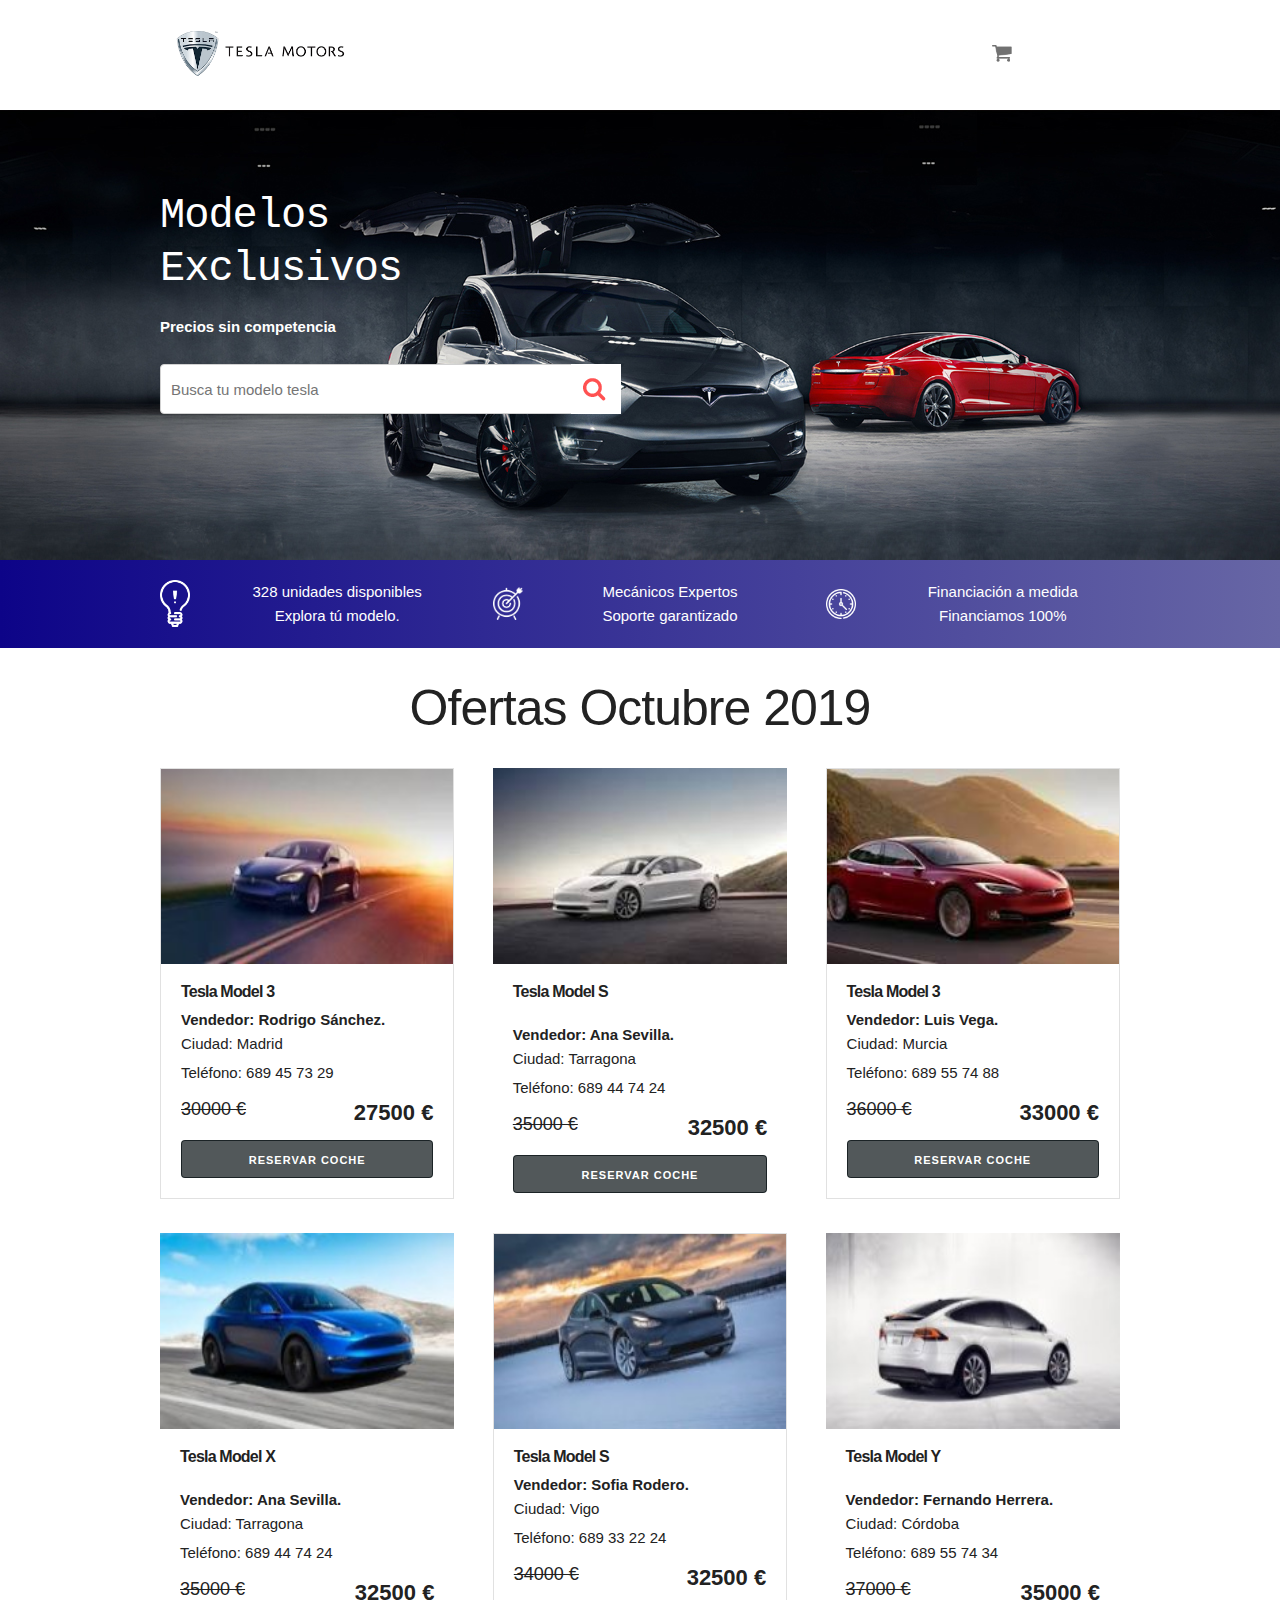
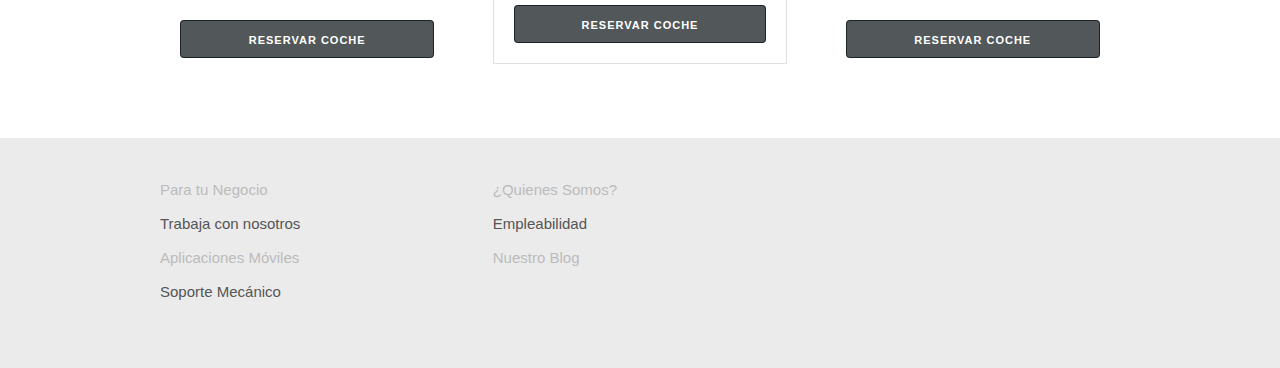
<file: index.html>
<!DOCTYPE html>
<html lang="en">

<head>
    <meta charset="UTF-8">
    <meta name="viewport" content="width=device-width, initial-scale=1.0">
    <meta http-equiv="X-UA-Compatible" content="ie=edge">
    <link rel="stylesheet" type="text/css" href="dist/jquery.fancybox.min.css">
    <link rel="stylesheet" href="css/normalize.css">
    <link rel="stylesheet" href="css/skeleton.css">
    <link rel="stylesheet" href="css/custom.css">
    <title>Tesla</title>
</head>

<body>
    <header id="header" class="header">
        <div class="container">
            <div class="row">
                <div class="four columns">
                    <img src="img/logo.png" id="logo" width="201" height="38">
                </div>
                <div class="two columns u-pull-right">
                    <ul>
                        <div class="card">
                            <div class="card-body">
                                <p class="mb-0">
                                    <a data-fancybox data-src="#modal" href="javascript:;" class="btn btn-primary"><img src="img/cart.png" id="img-carrito"></a>
                                </p>
                                <div style="display: none;" id="modal">
                                    <table id="lista-carrito" class="u-full-width">
                                        <tbody>
                                            <tr>
                                                <td>
                                                    <img src="img/coche006.jpg" width=100>
                                                </td>
                                                <td>Tesla Modelo X</td>
                                                <td>35000</td>
                                                <td><a href="#" class="borrar-coche"> X</a></td>
                                            </tr>
                                        </tbody>
                                    </table>

                                    <a href="#" id="vaciar-carrito" class="button u-full-width">Vaciar Carrito</a>
                                </div>

                            </div>
                        </div>
                        <!--<li class="submenu subM2">
                            <div class="carrito">
                                <p class="vacio">Carrito Vacio</p>
                                <table id="lista-carrito" class="u-full-width">
                               <thead>
                                        <tr>
                                            <th>Imagen</th>
                                            <th>Nombre</th>
                                            <th>Precio</th>
                                            <th></th>
                                        </tr>
                                    </thead> 
                        <tbody>
                            <tr>
                                <td>
                                    <img src="img/coche006.jpg" width=100>
                                </td>
                                <td>Tesla Modelo X</td>
                                <td>35000</td>
                                <td><a href="#" class="borrar-coche"> X</a></td>
                            </tr>
                        </tbody>
                        </table>

                        <a href="#" id="vaciar-carrito" class="button u-full-width">Vaciar Carrito</a>
                </div>
                </li>-->
                    </ul>
                </div>
            </div>
        </div>
    </header>

    <div id="portada">
        <div class="container">
            <div class="row">
                <div class="six columns">
                    <div class="contenido-portada">
                        <h2>Modelos <br> Exclusivos</h2>
                        <p><b>Precios sin competencia</b></p>
                        <form action="#" id="busqueda" method="post" class="formulario clase2 clase3">
                            <input class="u-full-width" type="text" placeholder="Busca tu modelo tesla" id="buscador">
                            <input type="" id="submit-buscador" class="submit-buscador">
                        </form>
                    </div>
                </div>
            </div>
        </div>
    </div>

    <div class="barra">
        <div class="container">
            <div class="row">
                <div class="four columns icono icono1">
                    <p>328 unidades disponibles <br> Explora tú modelo.</p>
                </div>
                <div class="four columns icono icono2">
                    <p>Mecánicos Expertos <br> Soporte garantizado</p>
                </div>
                <div class="four columns icono icono3">
                    <p>Financiación a medida <br> Financiamos 100%</p>
                </div>
            </div>
        </div>

    </div>

    <div id="lista-coches" class="container">
        <h1 id="encabezado" class="encabezado">Ofertas Octubre 2019</h1>
        <div class="row">
            <div class="four columns">
                <div class="card">
                    <img src="img/coche001.jpg" class="u-full-width">
                    <div class="info-card">
                        <h4>Tesla Model 3</h4>
                        <b>Vendedor: Rodrigo Sánchez.</b>
                        <p>Ciudad: Madrid</p>
                        <p>Teléfono: 689 45 73 29</p>
                        <p class="precio">30000 €<span class="u-pull-right ">27500 €</span></p>
                        <a href="#" class="u-full-width button-primary button input agregar-carrito" data-id="1">Reservar coche</a>
                    </div>
                </div>
                <!--.card-->
            </div>
            <div class="four columns">
                <div class="card">
                    <img src="img/coche002.jpg" class="u-full-width">
                    <div class="info-card">
                        <h4>Tesla Model S</h4>
                        <b>Vendedor: Ana Sevilla.</b>
                        <p>Ciudad: Tarragona</p>
                        <p>Teléfono: 689 44 74 24</p>
                        <p class="precio">35000 €<span class="u-pull-right ">32500 €</span></p>
                        <a href="#" class="u-full-width button-primary button input agregar-carrito" data-id="1">Reservar coche</a>
                    </div>
                </div>
            </div>
            <div class="four columns">
                <div class="card">
                    <img src="img/coche003.jpg" class="u-full-width">
                    <div class="info-card">
                        <h4>Tesla Model 3</h4>
                        <b>Vendedor: Luis Vega.</b>
                        <p>Ciudad: Murcia</p>
                        <p>Teléfono: 689 55 74 88</p>
                        <p class="precio">36000 €<span class="u-pull-right ">33000 €</span></p>
                        <a href="#" class="u-full-width button-primary button input agregar-carrito" data-id="1">Reservar coche</a>
                    </div>
                </div>
                <!--.card-->
            </div>

        </div>
        <!--.row-->
        <div class="row">
            <div class="four columns">
                <div class="card">
                    <img src="img/coche004.jpg" class="u-full-width">
                    <div class="info-card">
                        <h4>Tesla Model X</h4>
                        <b>Vendedor: Ana Sevilla.</b>
                        <p>Ciudad: Tarragona</p>
                        <p>Teléfono: 689 44 74 24</p>
                        <p class="precio">35000 €<span class="u-pull-right ">32500 €</span></p>
                        <a href="#" class="u-full-width button-primary button input agregar-carrito" data-id="1">Reservar coche</a>
                    </div>
                </div>
                <!--.card-->
            </div>
            <div class="four columns">
                <div class="card">
                    <img src="img/coche005.jpg" class="u-full-width">
                    <div class="info-card">
                        <h4>Tesla Model S</h4>
                        <b>Vendedor: Sofia Rodero.</b>
                        <p>Ciudad: Vigo</p>
                        <p>Teléfono: 689 33 22 24</p>
                        <p class="precio">34000 €<span class="u-pull-right ">32500 €</span></p>
                        <a href="#" class="u-full-width button-primary button input agregar-carrito" data-id="1">Reservar coche</a>
                    </div>
                </div>
                <!--.card-->
            </div>
            <div class="four columns">
                <div class="card">
                    <img src="img/coche006.jpg" class="u-full-width">
                    <div class="info-card">
                        <h4>Tesla Model Y</h4>
                        <b>Vendedor: Fernando Herrera.</b>
                        <p>Ciudad: Córdoba</p>
                        <p>Teléfono: 689 55 74 34</p>
                        <p class="precio">37000 €<span class="u-pull-right ">35000 €</span></p>
                        <a href="#" class="u-full-width button-primary button input agregar-carrito" data-id="1">Reservar coche</a>
                    </div>
                </div>
                <!--.card-->
            </div>
        </div>
        <!--.row-->

    </div>

    <footer id="footer" class="footer">
        <div class="container">
            <div class="row">
                <div class="four columns">
                    <nav id="principal" class="menu">
                        <a class="enlace" href="#">Para tu Negocio</a>
                        <a class="enlace" href="#">Trabaja con nosotros</a>
                        <a class="enlace" href="#">Aplicaciones Móviles</a>
                        <a class="enlace" href="#">Soporte Mecánico</a>
                    </nav>
                </div>
                <div class="four columns">
                    <nav id="secundaria" class="menu">
                        <a class="enlace" href="#">¿Quienes Somos?</a>
                        <a class="enlace" href="#">Empleabilidad</a>
                        <a class="enlace" href="#">Nuestro Blog</a>
                    </nav>
                </div>
            </div>
        </div>
    </footer>



</body>
<script src="js/Tesla.js"></script>
<!-- <script src="code.jquery.com/jquery-3.2.1.min.js"></script> -->
<script src="dist/jquery.fancybox.min.js"></script>

</html>
</file>
<file: css/skeleton.css>
/*
* Skeleton V2.0.4
* Copyright 2014, Dave Gamache
* www.getskeleton.com
* Free to use under the MIT license.
* http://www.opensource.org/licenses/mit-license.php
* 12/29/2014
*/


/* Table of contents
––––––––––––––––––––––––––––––––––––––––––––––––––
- Grid
- Base Styles
- Typography
- Links
- Buttons
- Forms
- Lists
- Code
- Tables
- Spacing
- Utilities
- Clearing
- Media Queries
*/


/* Grid
–––––––––––––––––––––––––––––––––––––––––––––––––– */
.container {
  position: relative;
  width: 100%;
  max-width: 960px;
  margin: 0 auto;
  padding: 0 20px;
  box-sizing: border-box; }
.column,
.columns {
  width: 100%;
  float: left;
  box-sizing: border-box; }

/* For devices larger than 400px */
@media (min-width: 400px) {
  .container {
    width: 85%;
    padding: 0; }
}

/* For devices larger than 550px */
@media (min-width: 550px) {
  .container {
    width: 80%; }
  .column,
  .columns {
    margin-left: 4%; }
  .column:first-child,
  .columns:first-child {
    margin-left: 0; }

  .one.column,
  .one.columns                    { width: 4.66666666667%; }
  .two.columns                    { width: 13.3333333333%; }
  .three.columns                  { width: 22%;            }
  .four.columns                   { width: 30.6666666667%; }
  .five.columns                   { width: 39.3333333333%; }
  .six.columns                    { width: 48%;            }
  .seven.columns                  { width: 56.6666666667%; }
  .eight.columns                  { width: 65.3333333333%; }
  .nine.columns                   { width: 74.0%;          }
  .ten.columns                    { width: 82.6666666667%; }
  .eleven.columns                 { width: 91.3333333333%; }
  .twelve.columns                 { width: 100%; margin-left: 0; }

  .one-third.column               { width: 30.6666666667%; }
  .two-thirds.column              { width: 65.3333333333%; }

  .one-half.column                { width: 48%; }

  /* Offsets */
  .offset-by-one.column,
  .offset-by-one.columns          { margin-left: 8.66666666667%; }
  .offset-by-two.column,
  .offset-by-two.columns          { margin-left: 17.3333333333%; }
  .offset-by-three.column,
  .offset-by-three.columns        { margin-left: 26%;            }
  .offset-by-four.column,
  .offset-by-four.columns         { margin-left: 34.6666666667%; }
  .offset-by-five.column,
  .offset-by-five.columns         { margin-left: 43.3333333333%; }
  .offset-by-six.column,
  .offset-by-six.columns          { margin-left: 52%;            }
  .offset-by-seven.column,
  .offset-by-seven.columns        { margin-left: 60.6666666667%; }
  .offset-by-eight.column,
  .offset-by-eight.columns        { margin-left: 69.3333333333%; }
  .offset-by-nine.column,
  .offset-by-nine.columns         { margin-left: 78.0%;          }
  .offset-by-ten.column,
  .offset-by-ten.columns          { margin-left: 86.6666666667%; }
  .offset-by-eleven.column,
  .offset-by-eleven.columns       { margin-left: 95.3333333333%; }

  .offset-by-one-third.column,
  .offset-by-one-third.columns    { margin-left: 34.6666666667%; }
  .offset-by-two-thirds.column,
  .offset-by-two-thirds.columns   { margin-left: 69.3333333333%; }

  .offset-by-one-half.column,
  .offset-by-one-half.columns     { margin-left: 52%; }

}


/* Base Styles
–––––––––––––––––––––––––––––––––––––––––––––––––– */
/* NOTE
html is set to 62.5% so that all the REM measurements throughout Skeleton
are based on 10px sizing. So basically 1.5rem = 15px :) */
html {
  font-size: 62.5%; }
body {
  font-size: 1.5em; /* currently ems cause chrome bug misinterpreting rems on body element */
  line-height: 1.6;
  font-weight: 400;
  font-family: "Raleway", "HelveticaNeue", "Helvetica Neue", Helvetica, Arial, sans-serif;
  color: #222; }


/* Typography
–––––––––––––––––––––––––––––––––––––––––––––––––– */
h1, h2, h3, h4, h5, h6 {
  margin-top: 0;
  margin-bottom: 2rem;
  font-weight: 300; }
h1 { font-size: 4.0rem; line-height: 1.2;  letter-spacing: -.1rem;}
h2 { font-size: 3.6rem; line-height: 1.25; letter-spacing: -.1rem; }
h3 { font-size: 3.0rem; line-height: 1.3;  letter-spacing: -.1rem; }
h4 { font-size: 2.4rem; line-height: 1.35; letter-spacing: -.08rem; }
h5 { font-size: 1.8rem; line-height: 1.5;  letter-spacing: -.05rem; }
h6 { font-size: 1.5rem; line-height: 1.6;  letter-spacing: 0; }

/* Larger than phablet */
@media (min-width: 550px) {
  h1 { font-size: 5.0rem; }
  h2 { font-size: 4.2rem; }
  h3 { font-size: 3.6rem; }
  h4 { font-size: 3.0rem; }
  h5 { font-size: 2.4rem; }
  h6 { font-size: 1.5rem; }
}

p {
  margin-top: 0; }


/* Links
–––––––––––––––––––––––––––––––––––––––––––––––––– */
a {
  color: #1EAEDB; }
a:hover {
  color: #0FA0CE; }


/* Buttons
–––––––––––––––––––––––––––––––––––––––––––––––––– */
.button,
button,
input[type="submit"],
input[type="reset"],
input[type="button"] {
  display: inline-block;
  height: 38px;
  padding: 0 30px;
  color: #555;
  text-align: center;
  font-size: 11px;
  font-weight: 600;
  line-height: 38px;
  letter-spacing: .1rem;
  text-transform: uppercase;
  text-decoration: none;
  white-space: nowrap;
  background-color: transparent;
  border-radius: 4px;
  border: 1px solid #bbb;
  cursor: pointer;
  box-sizing: border-box; }
.button:hover,
button:hover,
input[type="submit"]:hover,
input[type="reset"]:hover,
input[type="button"]:hover,
.button:focus,
button:focus,
input[type="submit"]:focus,
input[type="reset"]:focus,
input[type="button"]:focus {
  color: #333;
  border-color: #888;
  outline: 0; }
.button.button-primary,
button.button-primary,
input[type="submit"].button-primary,
input[type="reset"].button-primary,
input[type="button"].button-primary {
  color: #FFF;
  background-color: rgba(3, 11, 14, 0.685);
  border-color: rgba(3, 11, 14, 0.685); }
.button.button-primary:hover,
button.button-primary:hover,
input[type="submit"].button-primary:hover,
input[type="reset"].button-primary:hover,
input[type="button"].button-primary:hover,
.button.button-primary:focus,
button.button-primary:focus,
input[type="submit"].button-primary:focus,
input[type="reset"].button-primary:focus,
input[type="button"].button-primary:focus {
  color: #FFF;
  background-color: #1EAEDB;
  border-color: #1EAEDB; }


/* Forms
–––––––––––––––––––––––––––––––––––––––––––––––––– */
input[type="email"],
input[type="number"],
input[type="search"],
input[type="text"],
input[type="tel"],
input[type="url"],
input[type="password"],
textarea,
select {
  height: 38px;
  padding: 6px 10px; /* The 6px vertically centers text on FF, ignored by Webkit */
  background-color: #fff;
  border: 1px solid #D1D1D1;
  border-radius: 4px;
  box-shadow: none;
  box-sizing: border-box; }
/* Removes awkward default styles on some inputs for iOS */
input[type="email"],
input[type="number"],
input[type="search"],
input[type="text"],
input[type="tel"],
input[type="url"],
input[type="password"],
textarea {
  -webkit-appearance: none;
     -moz-appearance: none;
          appearance: none; }
textarea {
  min-height: 65px;
  padding-top: 6px;
  padding-bottom: 6px; }
input[type="email"]:focus,
input[type="number"]:focus,
input[type="search"]:focus,
input[type="text"]:focus,
input[type="tel"]:focus,
input[type="url"]:focus,
input[type="password"]:focus,
textarea:focus,
select:focus {
  border: 1px solid #33C3F0;
  outline: 0; }
label,
legend {
  display: block;
  margin-bottom: .5rem;
  font-weight: 600; }
fieldset {
  padding: 0;
  border-width: 0; }
input[type="checkbox"],
input[type="radio"] {
  display: inline; }
label > .label-body {
  display: inline-block;
  margin-left: .5rem;
  font-weight: normal; }


/* Lists
–––––––––––––––––––––––––––––––––––––––––––––––––– */
ul {
  list-style: circle inside; }
ol {
  list-style: decimal inside; }
ol, ul {
  padding-left: 0;
  margin-top: 0; }
ul ul,
ul ol,
ol ol,
ol ul {
  margin: 1.5rem 0 1.5rem 3rem;
  font-size: 90%; }
li {
  margin-bottom: 1rem; }


/* Code
–––––––––––––––––––––––––––––––––––––––––––––––––– */
code {
  padding: .2rem .5rem;
  margin: 0 .2rem;
  font-size: 90%;
  white-space: nowrap;
  background: #F1F1F1;
  border: 1px solid #E1E1E1;
  border-radius: 4px; }
pre > code {
  display: block;
  padding: 1rem 1.5rem;
  white-space: pre; }


/* Tables
–––––––––––––––––––––––––––––––––––––––––––––––––– */
th,
td {
  padding: 12px 15px;
  text-align: left;
  border-bottom: 1px solid #E1E1E1; }
th:first-child,
td:first-child {
  padding-left: 0; }
th:last-child,
td:last-child {
  padding-right: 0; }


/* Spacing
–––––––––––––––––––––––––––––––––––––––––––––––––– */
button,
.button {
  margin-bottom: 1rem; }
input,
textarea,
select,
fieldset {
  margin-bottom: 1.5rem; }
pre,
blockquote,
dl,
figure,
table,
p,
ul,
ol,
form {
  margin-bottom: 2.5rem; }


/* Utilities
–––––––––––––––––––––––––––––––––––––––––––––––––– */
.u-full-width {
  width: 100%;
  box-sizing: border-box; }
.u-max-full-width {
  max-width: 100%;
  box-sizing: border-box; }
.u-pull-right {
  float: right; }
.u-pull-left {
  float: left; }


/* Misc
–––––––––––––––––––––––––––––––––––––––––––––––––– */
hr {
  margin-top: 3rem;
  margin-bottom: 3.5rem;
  border-width: 0;
  border-top: 1px solid #E1E1E1; }


/* Clearing
–––––––––––––––––––––––––––––––––––––––––––––––––– */

/* Self Clearing Goodness */
.container:after,
.row:after,
.u-cf {
  content: "";
  display: table;
  clear: both; }


/* Media Queries
–––––––––––––––––––––––––––––––––––––––––––––––––– */
/*
Note: The best way to structure the use of media queries is to create the queries
near the relevant code. For example, if you wanted to change the styles for buttons
on small devices, paste the mobile query code up in the buttons section and style it
there.
*/


/* Larger than mobile */
@media (min-width: 400px) {}

/* Larger than phablet (also point when grid becomes active) */
@media (min-width: 550px) {}

/* Larger than tablet */
@media (min-width: 750px) {}

/* Larger than desktop */
@media (min-width: 1000px) {}

/* Larger than Desktop HD */
@media (min-width: 1200px) {}
</file>
<file: css/custom.css>
body {
    background-color: #fff6f6
}


/*

   Styles for animated modal
   =========================

*/


/* Start state */

.animated-modal {
    max-width: 550px;
    border-radius: 4px;
    overflow: hidden;
    transform: translateY(-50px);
    transition: all .7s;
}

.animated-modal h2,
.animated-modal p {
    transform: translateY(-50px);
    opacity: 0;
    transition-property: transform, opacity;
    transition-duration: .4s;
}


/* Final state */

.fancybox-slide--current .animated-modal,
.fancybox-slide--current .animated-modal h2,
.fancybox-slide--current .animated-modal p {
    transform: translateY(0);
    opacity: 1;
}


/* Reveal content with different delays */

.fancybox-slide--current .animated-modal h2 {
    transition-delay: .1s;
}

.fancybox-slide--current .animated-modal p {
    transition-delay: .3s;
}

h1 {
    text-align: center;
}

h4 {
    font-size: 16px;
    font-weight: 700;
}

header {
    padding: 20px 0 0 0;
    background: white;
    text-align: center;
}

.sticky {
    position: fixed;
    top: 0;
    width: 100%;
    z-index: 99;
}

@media (min-width: 750px) {
    header {
        text-align: left;
    }
}

.borrar-coche {
    background-color: red;
    border-radius: 50%;
    padding: 5px 10px;
    text-decoration: none;
    color: white;
    font-weight: bold;
}

ul {
    list-style: none;
}

#portada {
    background-image: url(../img/portada.png);
    height: 350px;
}

#encabezado {
    margin: 30px 0;
}

.submenu {
    display: none;
}

.submenu .carrito {
    display: block;
    position: absolute;
    right: 0;
    top: 100%;
    z-index: 1;
    background-color: white;
    padding: 20px;
}

.vacio {
    padding: 10px;
    background-color: rgb(5, 88, 19);
    text-align: center;
    border-radius: 10px;
    color: white;
}

.contenido-portada {
    margin-top: 80px;
    color: white;
}

.contenido-portada form {
    position: relative;
    margin-bottom: 0;
    color: #7e7e7e;
}

.contenido-portada form #buscador {
    height: 50px;
    margin-bottom: 0;
}

.contenido-portada form .submit-buscador {
    position: absolute;
    right: 0;
    top: 0;
    height: 100%;
    padding: 0;
    display: block;
    text-indent: -9999px;
    width: 50px;
    background-image: url(../img/lupa.png);
    background-position: right center;
    background-repeat: no-repeat;
    border: none;
}

.barra {
    padding: 20px 0;
    background: #0d0488;
    /* Old browsers */
    background: -moz-linear-gradient(left, #0d0488 0%, #6766a5 100%);
    /* FF3.6-15 */
    background: -webkit-linear-gradient(left, #0d0488 0%, #6766a5 100%);
    /* Chrome10-25,Safari5.1-6 */
    background: linear-gradient(to right, #0d0488 0%, #6766a5 100%);
    /* W3C, IE10+, FF16+, Chrome26+, Opera12+, Safari7+ */
    filter: progid: DXImageTransform.Microsoft.gradient( startColorstr='#741d51', endColorstr='#e44e52', GradientType=1);
    /* IE6-9 */
}

.barra p {
    margin: 0;
    color: white;
}

.icono {
    background-repeat: no-repeat;
    background-position: left center;
    padding-left: 60px;
    background-size: 30px;
    margin-bottom: 40px;
    text-align: center;
}

@media (min-width: 750px) {
    .icono {
        margin-bottom: 0;
    }
}

.icono1 {
    background-image: url(../img/icono1.png);
}

.icono2 {
    background-image: url(../img/icono2.png);
}

.icono3 {
    background-image: url(../img/icono3.png);
}

#lista-coches .row {
    margin-bottom: 20px;
}

.agregar-carrito {
    margin: 10px 0;
}

.card {
    text-align: center;
    border: 1px solid #e1e1e1;
    background: white;
}

.card:hover {
    border: 10px solid rgb(13, 4, 136);
}

@media (min-width: 550px) {
    .card {
        text-align: left;
    }
}

.info-card {
    padding: 10px 20px;
}

.info-card p,
.card h4 {
    margin-bottom: 5px;
}

.info-card .precio {
    text-decoration: line-through;
    font-size: 18px;
    margin-top: 10px;
}

.info-card .precio span {
    font-weight: 700;
    font-size: 22px;
}

.footer {
    margin-top: 40px;
    border-top: 1px solid #aaa;
    padding-top: 40px;
}

.footer .menu a {
    display: block;
    margin-bottom: 10px;
    text-decoration: none;
}
</file>
